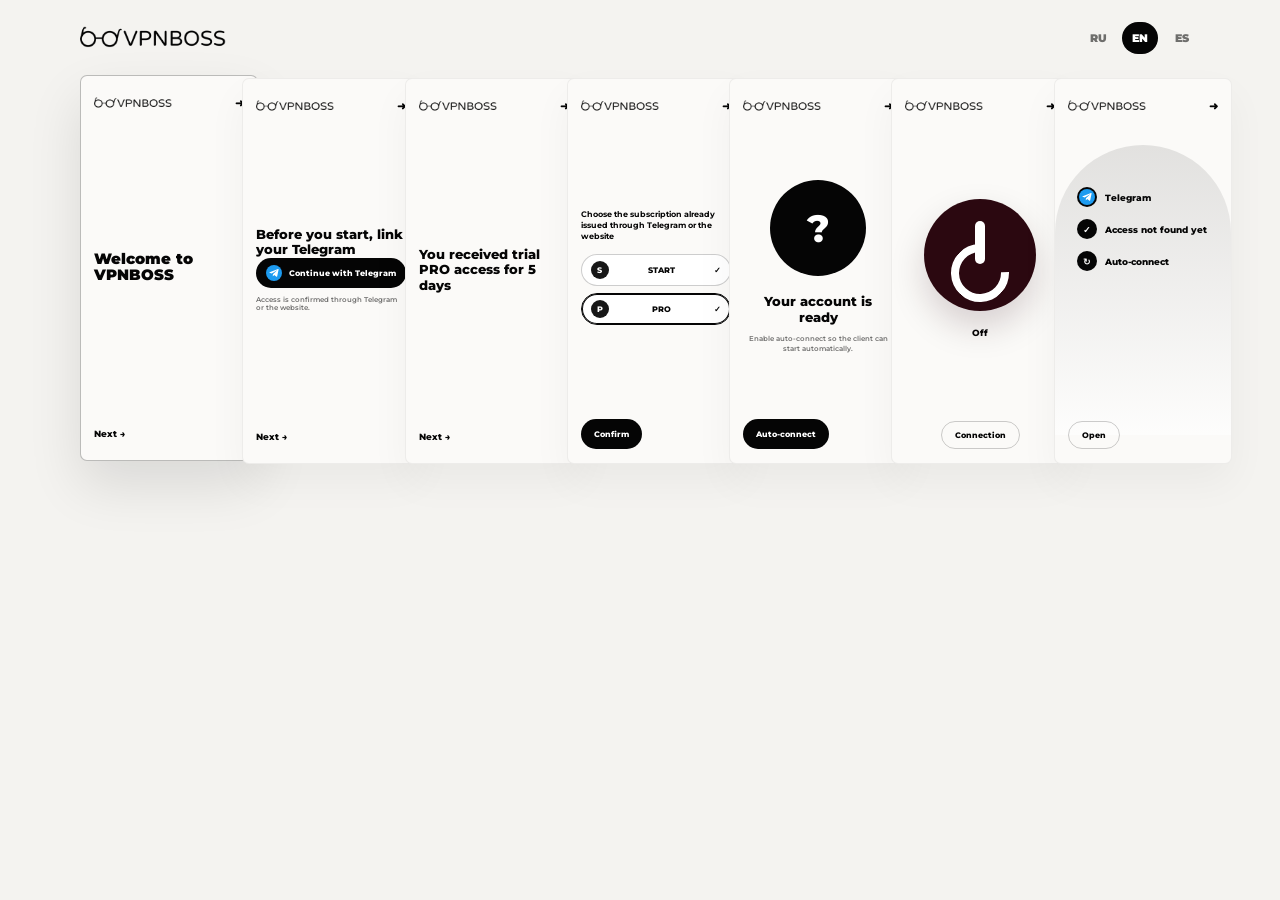
<file: index.html>
<!doctype html>
<html lang="ru">
  <head>
    <meta charset="UTF-8" />
    <meta name="viewport" content="width=device-width, initial-scale=1.0" />
    <title>VPNBOSS</title>
    <meta name="description" content="VPNBOSS client interface prototype." />
    <link rel="icon" href="./assets/vpnboss-logo.png" />
    <link rel="preconnect" href="https://fonts.googleapis.com" />
    <link rel="preconnect" href="https://fonts.gstatic.com" crossorigin />
    <link
      href="https://fonts.googleapis.com/css2?family=Montserrat:wght@500;600;700;800;900&display=swap"
      rel="stylesheet"
    />
    <link rel="stylesheet" href="./styles.css" />
  </head>
  <body>
    <main class="prototype" id="app">
      <header class="prototype-top">
        <img class="brand-logo" src="./assets/vpnboss-logo.png" alt="VPNBOSS" />
        <div class="lang-switch" aria-label="Language">
          <button class="lang-btn" data-lang="ru" type="button">RU</button>
          <button class="lang-btn" data-lang="en" type="button">EN</button>
          <button class="lang-btn" data-lang="es" type="button">ES</button>
        </div>
      </header>

      <section class="screen-board" id="screenBoard" aria-label="VPNBOSS screens"></section>

      <section class="active-preview" aria-label="Active screen">
        <button class="round-nav" data-prev type="button" aria-label="Previous">‹</button>
        <div class="active-phone" id="activePhone"></div>
        <button class="round-nav" data-next type="button" aria-label="Next">›</button>
      </section>

      <div class="toast-stack" id="toastStack" aria-live="polite" aria-atomic="true"></div>
    </main>

    <script src="./script.js"></script>
  </body>
</html>
</file>
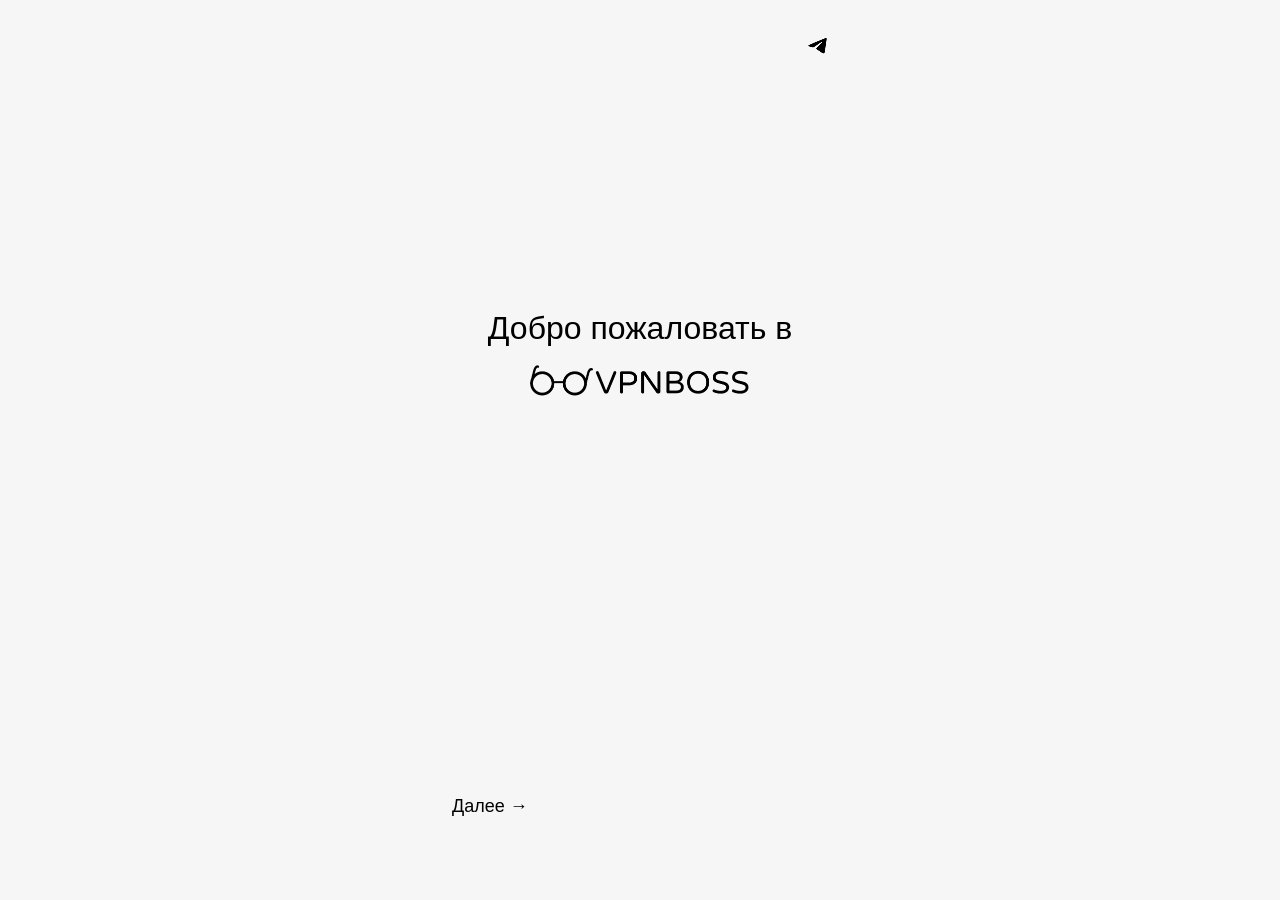
<file: platforms/windows/web/index.html>
<!doctype html>
<html lang="ru">
  <head>
    <meta charset="utf-8" />
    <meta name="viewport" content="width=device-width, initial-scale=1, viewport-fit=cover" />
    <title>VPNBOSS</title>
    <link rel="stylesheet" href="globals.css" />
    <link rel="stylesheet" href="style.css" />
    <script src="qrc:///qtwebchannel/qwebchannel.js"></script>
  </head>
  <body>
    <main class="app-shell">
      <section class="screen active" data-screen="welcome">
        <header class="header">
          <span></span>
          <button class="icon-button site-open" type="button" aria-label="VPNBOSS">
            <img src="notify.png" alt="" />
          </button>
        </header>
        <div class="welcome-copy">
          <p>Добро пожаловать в</p>
          <img src="logo.png" alt="VPNBOSS" />
        </div>
        <button class="text-button" data-next="auth" type="button">Далее →</button>
      </section>

      <section class="screen" data-screen="auth">
        <header class="header">
          <img class="logo" src="logo.png" alt="VPNBOSS" />
          <button class="icon-button site-open" type="button" aria-label="VPNBOSS">
            <img src="notify.png" alt="" />
          </button>
        </header>
        <div class="auth-copy">
          <h1>Перед началом работы авторизуйтесь через сайт VPNBOSS</h1>
          <p>Откроется официальный вход vpnboss.space. После подтверждения приложение автоматически подтянет подписку и серверы.</p>
        </div>
        <button class="site-button" id="siteAuthButton" type="button">
          <span>Открыть vpnboss.space</span>
        </button>
        <p class="status-line" id="authStatus">Ожидание авторизации</p>
      </section>

      <section class="screen" data-screen="ready">
        <header class="header">
          <img class="logo" src="logo.png" alt="VPNBOSS" />
          <button class="icon-button site-open" type="button" aria-label="VPNBOSS">
            <img src="notify.png" alt="" />
          </button>
        </header>
        <div class="ready-copy">
          <h2>Ваш доступ готов</h2>
          <p id="profileLine">Подписка будет загружена автоматически.</p>
        </div>
        <button class="text-button" data-next="home-off" type="button">Далее →</button>
      </section>

      <section class="screen screen-home" data-screen="home-off">
        <header class="header">
          <img class="logo" src="logo.png" alt="VPNBOSS" />
          <button class="icon-button site-open" type="button" aria-label="VPNBOSS">
            <img src="notify.png" alt="" />
          </button>
        </header>

        <button class="power-button" id="powerButton" type="button" aria-label="Подключить">
          <img class="power-asset is-visible" id="vpnOffAsset" src="VPN_OFF.svg" alt="" />
          <img class="power-asset" id="onFirstAnimation" src="ON_FIRST_ANIMATION.gif" alt="" />
          <img class="power-asset" id="loadingAnimation" src="LOADING_ANIMATION.gif" alt="" />
          <img class="power-asset" id="onAnimation" src="ON_ANIMATION.gif" alt="" />
        </button>

        <p class="label">Выберите локацию сервера</p>
        <div class="server-selector">
          <button class="arrow" id="prevServer" type="button">‹</button>
          <div class="server-badge side" id="leftServer">🌐</div>
          <div class="server-badge main" id="mainServer">🌐</div>
          <div class="server-badge side" id="rightServer">🌐</div>
          <button class="arrow" id="nextServer" type="button">›</button>
        </div>
        <p class="server-name" id="serverName">Сервер</p>
        <p class="server-ip" id="serverIp">Ожидание подписки</p>
        <p class="connection-phase" id="connectionPhase">Готов к подключению</p>
        <button class="action-button" id="autoConnect" type="button">АВТОПОДКЛЮЧЕНИЕ</button>
      </section>

      <section class="screen screen-home" data-screen="home-on">
        <header class="header">
          <img class="logo" src="logo.png" alt="VPNBOSS" />
          <button class="icon-button site-open" type="button" aria-label="VPNBOSS">
            <img src="notify.png" alt="" />
          </button>
        </header>
        <button class="power-button connected" id="powerButtonOn" type="button" aria-label="Отключить">
          <img class="power-asset is-visible" id="vpnOnAsset" src="VPN _ON_BUTTON.svg" alt="" />
        </button>
        <p class="label">VPNBOSS включён</p>
        <div class="server-selector">
          <button class="arrow" id="prevServerOn" type="button">‹</button>
          <div class="server-badge side" id="leftServerOn">🌐</div>
          <div class="server-badge main" id="mainServerOn">🌐</div>
          <div class="server-badge side" id="rightServerOn">🌐</div>
          <button class="arrow" id="nextServerOn" type="button">›</button>
        </div>
        <p class="server-name" id="serverNameOn">Сервер</p>
        <p class="server-ip" id="serverIpOn">Подключено</p>
        <p class="connection-phase" id="connectionPhaseOn">Подключено</p>
        <button class="action-button active" id="disconnectButton" type="button">ОТКЛЮЧИТЬ VPN</button>
      </section>
    </main>

    <script src="app.js"></script>
  </body>
</html>
</file>
<file: styles.css>
:root {
  --bg: #f4f3f0;
  --paper: #fbfaf8;
  --ink: #050505;
  --muted: rgba(5, 5, 5, 0.56);
  --line: rgba(5, 5, 5, 0.1);
  --line-strong: rgba(5, 5, 5, 0.2);
  --telegram: #1d9bf0;
  --phone-w: 178px;
  --phone-h: 386px;
  --radius: 7px;
}

*,
*::before,
*::after {
  box-sizing: border-box;
}

html {
  background: var(--bg);
}

body {
  margin: 0;
  min-height: 100vh;
  font-family: "Montserrat", Arial, sans-serif;
  color: var(--ink);
  background: var(--bg);
}

button {
  border: 0;
  padding: 0;
  font: inherit;
  color: inherit;
  background: transparent;
  cursor: pointer;
}

img,
svg {
  display: block;
}

.prototype {
  min-height: 100vh;
  padding: 22px clamp(14px, 4vw, 42px) 34px;
}

.prototype-top {
  width: min(100%, 1120px);
  margin: 0 auto 24px;
  display: flex;
  align-items: center;
  justify-content: space-between;
  gap: 18px;
}

.brand-logo {
  width: 146px;
  height: auto;
}

.lang-switch {
  display: flex;
  align-items: center;
  gap: 6px;
}

.lang-btn {
  width: 36px;
  height: 32px;
  border-radius: 999px;
  color: var(--muted);
  font-size: 11px;
  font-weight: 900;
}

.lang-btn.active {
  color: #fff;
  background: var(--ink);
}

.screen-board {
  width: min(100%, 1120px);
  margin: 0 auto;
  display: grid;
  grid-template-columns: repeat(7, minmax(132px, var(--phone-w)));
  justify-content: center;
  gap: 16px;
}

.phone {
  width: var(--phone-w);
  height: var(--phone-h);
  border-radius: var(--radius);
  background: var(--paper);
  border: 1px solid rgba(5, 5, 5, 0.055);
  overflow: hidden;
  position: relative;
  box-shadow: 0 18px 40px rgba(5, 5, 5, 0.045);
  transition: transform 180ms ease, box-shadow 180ms ease, border-color 180ms ease;
}

.phone[data-active="true"] {
  transform: translateY(-3px);
  border-color: rgba(5, 5, 5, 0.26);
  box-shadow: 0 24px 54px rgba(5, 5, 5, 0.11);
}

.phone-inner {
  width: 100%;
  height: 100%;
  padding: 18px 13px 14px;
  display: flex;
  flex-direction: column;
}

.phone-top {
  display: flex;
  align-items: center;
  justify-content: space-between;
  min-height: 18px;
  gap: 8px;
}

.phone-logo {
  width: 78px;
  max-width: 72%;
  opacity: 0.96;
}

.tiny-arrow {
  font-size: 11px;
  line-height: 1;
  font-weight: 900;
}

.screen-center {
  flex: 1;
  display: flex;
  flex-direction: column;
  justify-content: center;
}

.screen-bottom {
  margin-top: auto;
}

.headline {
  margin: 0;
  font-size: 13px;
  line-height: 1.18;
  font-weight: 800;
  letter-spacing: 0;
}

.headline.large {
  font-size: 15px;
  line-height: 1.1;
  font-weight: 900;
}

.caption {
  margin: 9px 0 0;
  color: var(--muted);
  font-size: 7.4px;
  line-height: 1.34;
  font-weight: 600;
}

.next {
  display: inline-flex;
  align-items: center;
  gap: 6px;
  min-height: 24px;
  color: var(--ink);
  font-size: 8.5px;
  font-weight: 800;
}

.black-pill {
  min-height: 30px;
  padding: 0 13px;
  border-radius: 999px;
  background: var(--ink);
  color: #fff;
  display: inline-flex;
  align-items: center;
  justify-content: center;
  gap: 7px;
  font-size: 8.2px;
  font-weight: 800;
  white-space: nowrap;
}

.outline-pill {
  min-height: 28px;
  padding: 0 13px;
  border-radius: 999px;
  border: 1px solid var(--line-strong);
  display: inline-flex;
  align-items: center;
  justify-content: center;
  gap: 6px;
  font-size: 8.2px;
  font-weight: 800;
  white-space: nowrap;
}

.telegram-icon {
  width: 16px;
  height: 16px;
  flex: 0 0 16px;
}

.telegram-copy {
  margin: 8px 0 0;
  font-size: 6.6px;
  line-height: 1.34;
  color: var(--muted);
  font-weight: 600;
}

.access-copy {
  margin: 0 0 12px;
  font-size: 8.3px;
  line-height: 1.35;
  font-weight: 700;
}

.access-list {
  display: grid;
  gap: 7px;
}

.access-row {
  min-height: 32px;
  padding: 0 9px;
  border-radius: 999px;
  border: 1px solid var(--line-strong);
  background: #fff;
  display: grid;
  grid-template-columns: 18px 1fr auto;
  align-items: center;
  gap: 7px;
  font-size: 8.2px;
  font-weight: 800;
}

.access-row.active {
  box-shadow: inset 0 0 0 1px var(--ink);
  border-color: var(--ink);
}

.coin {
  width: 18px;
  height: 18px;
  border-radius: 999px;
  background: #171717;
  color: #fff;
  display: grid;
  place-items: center;
  font-size: 8px;
}

.question-circle {
  width: 96px;
  height: 96px;
  margin: 0 auto 18px;
  border-radius: 999px;
  background: var(--ink);
  color: #fff;
  display: grid;
  place-items: center;
  font-size: 38px;
  font-weight: 800;
}

.center-text {
  text-align: center;
}

.power-wrap {
  flex: 1;
  display: flex;
  flex-direction: column;
  justify-content: center;
  align-items: center;
  gap: 16px;
}

.power-button {
  width: 112px;
  height: 112px;
  border-radius: 999px;
  background: #2b0810;
  position: relative;
  box-shadow: 0 16px 34px rgba(43, 8, 16, 0.17);
}

.power-button::before {
  content: "";
  position: absolute;
  left: 50%;
  top: 22px;
  width: 10px;
  height: 43px;
  border-radius: 999px;
  background: #fff;
  transform: translateX(-50%);
}

.power-button::after {
  content: "";
  position: absolute;
  left: 50%;
  top: 45px;
  width: 58px;
  height: 58px;
  border: 8px solid #fff;
  border-top-color: transparent;
  border-radius: 999px;
  transform: translateX(-50%) rotate(43deg);
}

.status-label {
  font-size: 9px;
  font-weight: 800;
}

.menu-arc {
  flex: 1;
  margin: 30px -13px -14px;
  padding: 42px 22px 0;
  border-top-left-radius: 118px;
  border-top-right-radius: 118px;
  background: linear-gradient(180deg, rgba(5, 5, 5, 0.1), rgba(255, 255, 255, 0.58));
}

.menu-list {
  display: grid;
  gap: 12px;
}

.menu-item {
  display: grid;
  grid-template-columns: 20px 1fr;
  align-items: center;
  gap: 8px;
  font-size: 8.8px;
  font-weight: 800;
  text-align: left;
}

.menu-icon {
  width: 20px;
  height: 20px;
  border-radius: 999px;
  background: var(--ink);
  color: #fff;
  display: grid;
  place-items: center;
}

.active-preview {
  display: none;
}

.toast-stack {
  position: fixed;
  right: 14px;
  bottom: 14px;
  z-index: 30;
  display: grid;
  gap: 8px;
  width: min(280px, calc(100vw - 28px));
}

.toast {
  padding: 11px 12px;
  border-radius: 8px;
  background: var(--ink);
  color: #fff;
  font-size: 12px;
  line-height: 1.25;
  font-weight: 800;
}

.toast.bad {
  background: #cf2525;
}

@media (max-width: 1160px) {
  .screen-board {
    overflow-x: auto;
    justify-content: start;
    padding: 4px 2px 16px;
    scroll-snap-type: x proximity;
    scrollbar-width: none;
  }

  .screen-board::-webkit-scrollbar {
    display: none;
  }

  .phone {
    scroll-snap-align: start;
  }
}

@media (max-width: 720px) {
  :root {
    --phone-w: min(86vw, 330px);
    --phone-h: calc(var(--phone-w) * 2.17);
  }

  .prototype {
    padding: 16px 12px 24px;
  }

  .prototype-top {
    margin-bottom: 16px;
  }

  .brand-logo {
    width: 126px;
  }

  .screen-board {
    display: none;
  }

  .active-preview {
    min-height: calc(100vh - 92px);
    display: grid;
    grid-template-columns: 32px var(--phone-w) 32px;
    justify-content: center;
    align-items: center;
    gap: 6px;
  }

  .active-phone .phone {
    width: var(--phone-w);
    height: var(--phone-h);
  }

  .round-nav {
    width: 32px;
    height: 32px;
    border-radius: 999px;
    border: 1px solid var(--line);
    background: #fff;
    font-size: 24px;
    line-height: 1;
  }

  .active-phone .phone-inner {
    padding: 28px 24px 22px;
  }

  .active-phone .phone-logo {
    width: 112px;
  }

  .active-phone .headline {
    font-size: 23px;
  }

  .active-phone .headline.large {
    font-size: 25px;
  }

  .active-phone .caption,
  .active-phone .telegram-copy {
    font-size: 11px;
  }

  .active-phone .access-copy {
    font-size: 12px;
  }

  .active-phone .access-row {
    min-height: 46px;
    font-size: 12px;
    grid-template-columns: 26px 1fr auto;
  }

  .active-phone .coin,
  .active-phone .menu-icon {
    width: 26px;
    height: 26px;
    font-size: 12px;
  }

  .active-phone .next,
  .active-phone .black-pill,
  .active-phone .outline-pill {
    min-height: 42px;
    padding: 0 18px;
    font-size: 12px;
  }

  .active-phone .telegram-icon {
    width: 20px;
    height: 20px;
  }

  .active-phone .question-circle {
    width: 132px;
    height: 132px;
    font-size: 52px;
  }

  .active-phone .power-button {
    width: 148px;
    height: 148px;
  }

  .active-phone .power-button::before {
    top: 30px;
    width: 14px;
    height: 58px;
  }

  .active-phone .power-button::after {
    top: 58px;
    width: 78px;
    height: 78px;
    border-width: 10px;
  }

  .active-phone .status-label {
    font-size: 13px;
  }

  .active-phone .menu-item {
    font-size: 13px;
  }
}
</file>
<file: platforms/windows/web/globals.css>
*,
*::before,
*::after {
  box-sizing: border-box;
  user-select: none;
  -webkit-user-select: none;
}

html,
body {
  margin: 0;
  min-height: 100%;
}

body,
button {
  font-family: "Trebuchet MS", "Segoe UI Emoji", "Apple Color Emoji", sans-serif;
}

button {
  cursor: pointer;
}

img,
svg {
  -webkit-user-drag: none;
  user-drag: none;
  pointer-events: none;
}
</file>
<file: platforms/windows/web/style.css>
:root {
  --bg: #f6f6f6;
  --ink: #000;
  --muted: #555;
  --line: rgba(0, 0, 0, 0.12);
}

body {
  display: flex;
  justify-content: center;
  background: var(--bg);
  color: var(--ink);
  overflow: hidden;
}

.app-shell {
  position: relative;
  width: 100%;
  max-width: 430px;
  height: 852px;
  background: var(--bg);
  overflow: hidden;
}

.screen {
  position: absolute;
  inset: 0;
  padding: max(34px, env(safe-area-inset-top)) 21px 35px;
  opacity: 0;
  pointer-events: none;
  transform: translateX(16px);
  transition: opacity 240ms ease, transform 240ms ease;
}

.screen.active {
  opacity: 1;
  pointer-events: auto;
  transform: translateX(0);
}

.header {
  display: flex;
  align-items: center;
  justify-content: space-between;
}

.logo {
  width: 208px;
  height: 34px;
  object-fit: contain;
}

.icon-button {
  display: grid;
  place-items: center;
  border: 0;
  background: transparent;
}

.icon-button img {
  width: 21px;
  height: 21px;
  object-fit: contain;
}

.welcome-copy {
  margin-top: 255px;
  text-align: center;
}

.welcome-copy p {
  margin: 0 0 18px;
  font-size: 32px;
  line-height: 1.05;
}

.welcome-copy img {
  width: 220px;
  margin: 0 auto;
}

.text-button {
  position: absolute;
  left: 21px;
  bottom: 34px;
  border: 0;
  background: transparent;
  font-size: 18px;
  color: var(--ink);
}

.auth-copy {
  margin-top: 170px;
}

.auth-copy h1,
.ready-copy h2 {
  margin: 0;
  font-size: 26px;
  line-height: 1.08;
}

.auth-copy p,
.ready-copy p,
.status-line {
  margin: 16px 0 0;
  color: var(--muted);
  font-size: 15px;
  line-height: 1.34;
}

.site-button,
.action-button {
  width: 100%;
  min-height: 54px;
  border: 0;
  border-radius: 999px;
  background: #000;
  color: #fff;
  display: flex;
  align-items: center;
  justify-content: center;
  gap: 10px;
  font-size: 16px;
  margin-top: 28px;
  transition: transform 160ms ease, opacity 160ms ease;
}

.site-button:active,
.action-button:active {
  transform: scale(0.985);
}

.site-button img {
  width: 24px;
  height: 24px;
}

.ready-copy {
  margin-top: 245px;
  text-align: center;
}

.power-button {
  position: relative;
  display: block;
  width: 217px;
  height: 217px;
  margin: 118px auto 0;
  border: 0;
  border-radius: 50%;
  background: transparent;
  overflow: hidden;
  transition: transform 180ms ease;
}

.power-button:active,
.power-button.connecting {
  transform: scale(0.985);
}

.power-button.connecting::after {
  content: "";
  position: absolute;
  inset: 0;
  border-radius: 50%;
  box-shadow: 0 0 0 10px rgba(0, 0, 0, 0.05), 0 0 42px rgba(0, 0, 0, 0.22);
  animation: pulse 900ms ease-in-out infinite;
}

.power-asset {
  position: absolute;
  inset: 0;
  width: 100%;
  height: 100%;
  object-fit: cover;
  opacity: 0;
  visibility: hidden;
}

.power-asset.is-visible {
  opacity: 1;
  visibility: visible;
}

.label {
  margin: 42px 0 0;
  text-align: center;
  font-size: 16px;
}

.server-selector {
  display: grid;
  grid-template-columns: 26px 50px 90px 50px 26px;
  align-items: center;
  justify-content: center;
  gap: 24px;
  margin-top: 18px;
}

.arrow {
  border: 0;
  background: transparent;
  font-size: 42px;
  line-height: 1;
}

.server-badge {
  display: grid;
  place-items: center;
  border-radius: 50%;
  background: #fff;
  overflow: hidden;
  box-shadow: 0 10px 22px rgba(0, 0, 0, 0.12);
}

.server-badge.main {
  width: 90px;
  height: 90px;
  font-size: 42px;
}

.server-badge.side {
  width: 50px;
  height: 50px;
  font-size: 25px;
}

.flag-svg {
  width: 100%;
  height: 100%;
  object-fit: cover;
}

.server-name {
  margin: 18px 0 0;
  text-align: center;
  font-size: 24px;
}

.server-ip {
  margin: 8px 0 0;
  text-align: center;
  color: var(--muted);
  font-size: 14px;
}

.connection-phase {
  min-height: 22px;
  margin: 18px 0 0;
  text-align: center;
  color: #000;
  font-size: 15px;
  font-weight: 700;
}

.action-button {
  position: absolute;
  left: 21px;
  right: 21px;
  bottom: 38px;
  width: calc(100% - 42px);
  margin: 0;
  font-weight: 700;
}

.action-button.active {
  background: #27070f;
}

@keyframes pulse {
  0%, 100% { opacity: 0.45; transform: scale(0.98); }
  50% { opacity: 1; transform: scale(1.03); }
}
</file>
